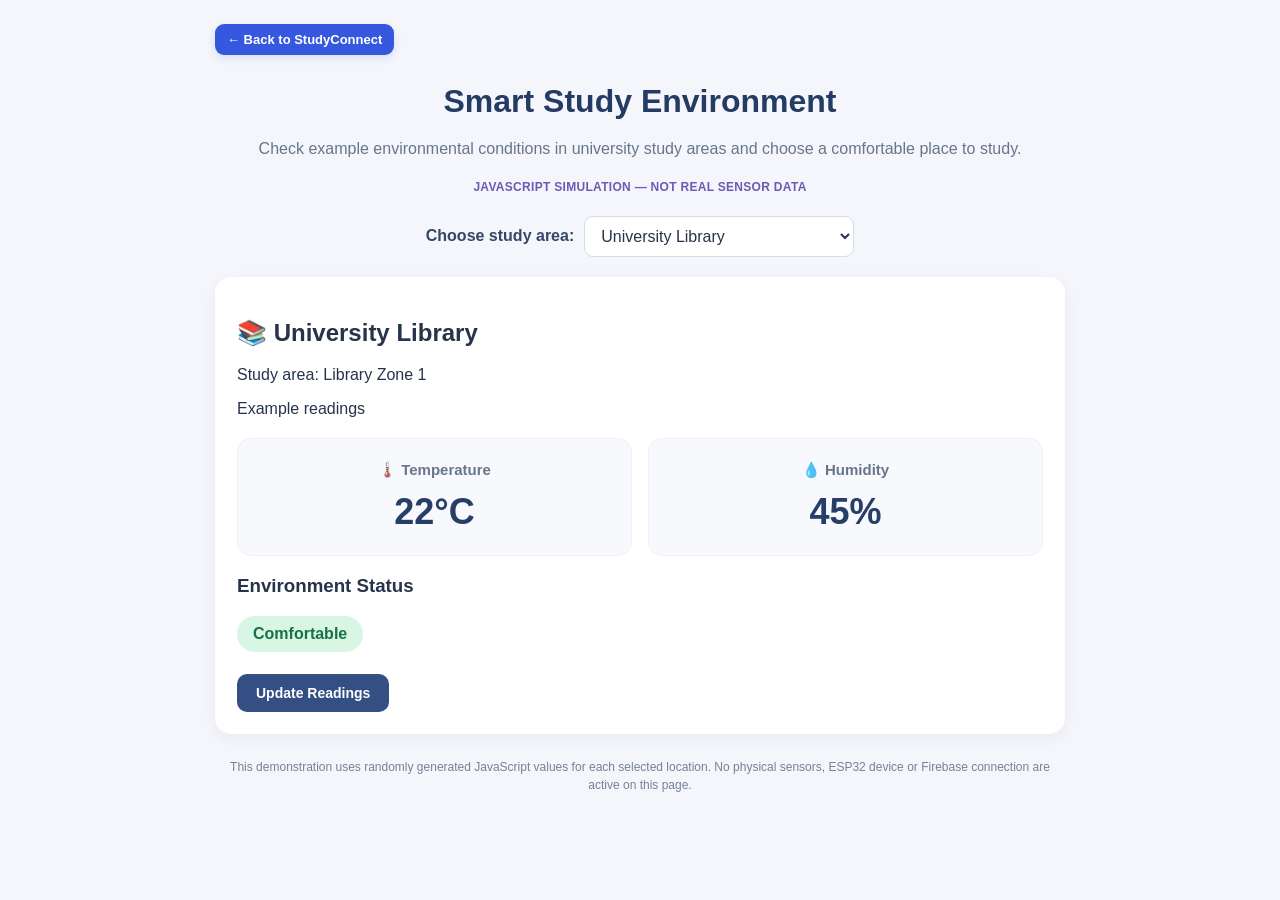
<file: smart-study.html>
<!DOCTYPE html>
<html lang="en">
<head>
  <meta charset="UTF-8">
  <meta name="viewport" content="width=device-width, initial-scale=1.0">
  <title>Smart Study Environment | StudyConnect</title>
  <style>
    * { box-sizing: border-box; }
    body { margin: 0; padding: 24px 16px 32px; font-family: Arial, sans-serif; background: #f4f6fb; color: #26334a; }
    .container { max-width: 850px; margin: auto; }
    .back-link { display: inline-flex; align-items: center; gap: 7px; padding: 8px 12px; border-radius: 9px; background: #3558df; color: #fff; text-decoration: none; font-weight: 600; font-size: 13px; box-shadow: 0 3px 9px #3558df25; }
    .back-link:hover { background: #2948c4; }
    h1 { text-align: center; color: #243b63; margin: 28px 0 8px; }
    .description { text-align: center; color: #68758a; line-height: 1.6; }
    .simulation { text-align: center; color: #6b5bb5; font-size: 12px; font-weight: bold; margin: 18px; letter-spacing: .3px; }
    .location { background: #fff; border-radius: 16px; padding: 22px; margin-top: 20px; box-shadow: 0 4px 15px #0000000d; }
    .location-picker { display: flex; align-items: center; justify-content: center; gap: 10px; flex-wrap: wrap; margin: 22px 0 8px; }
    .location-picker label { font-weight: 700; color: #344766; }
    select { min-width: min(100%, 270px); padding: 10px 12px; border: 1px solid #d5ddeb; border-radius: 9px; background: #fff; color: #26334a; font: inherit; }
    .cards { display: grid; grid-template-columns: repeat(2,minmax(0,1fr)); gap: 16px; margin-top: 20px; }
    .card { background: #f7f9fd; border: 1px solid #edf0f6; border-radius: 14px; padding: 22px; text-align: center; }
    .card h3 { margin: 0 0 12px; color: #68758a; font-size: 15px; }
    .value { font-size: 36px; font-weight: bold; color: #263e68; }
    .status { display: inline-block; padding: 9px 16px; border-radius: 20px; background: #d9f5e4; color: #167344; font-weight: bold; }
    .status.warning { background: #fff0d6; color: #8a5700; }
    button { margin-top: 22px; padding: 11px 19px; border: 0; border-radius: 10px; background: #344f83; color: #fff; font-size: 14px; font-weight: 700; cursor: pointer; }
    button:hover { background: #243b63; }
    .note { margin-top: 24px; font-size: 12px; color: #778195; text-align: center; line-height: 1.5; }
    @media(max-width:520px) { .cards { grid-template-columns: 1fr; } .location { padding: 17px; } .value { font-size: 32px; } }
    @media(prefers-reduced-motion:reduce) { *,*::before,*::after { scroll-behavior: auto !important; transition: none !important; } }
  </style>
</head>
<body>
  <div class="container">
    <a class="back-link" href="index.html" aria-label="Back to StudyConnect home">← Back to StudyConnect</a>
    <h1>Smart Study Environment</h1>
    <p class="description">Check example environmental conditions in university study areas and choose a comfortable place to study.</p>
    <div class="simulation">JAVASCRIPT SIMULATION — NOT REAL SENSOR DATA</div>

    <div class="location-picker">
      <label for="study-area">Choose study area:</label>
      <select id="study-area">
        <option value="library">University Library</option>
        <option value="coworking">Atameken / Coworking Zone</option>
        <option value="openspace">Open Space</option>
        <option value="cafeteria">Cafeteria</option>
        <option value="coffee">Coffee Shops</option>
      </select>
    </div>

    <section class="location" aria-labelledby="area-title">
      <h2 id="area-title">📚 University Library</h2>
      <p id="zone-name">Study area: Library Zone 1</p>
      <p id="updated" aria-live="polite">Example readings</p>
      <div class="cards">
        <div class="card"><h3>🌡️ Temperature</h3><div class="value" id="temperature">22°C</div></div>
        <div class="card"><h3>💧 Humidity</h3><div class="value" id="humidity">45%</div></div>
      </div>
      <h3>Environment Status</h3>
      <div class="status" id="status" role="status" aria-live="polite">Comfortable</div><br>
      <button type="button" id="update-button">Update Readings</button>
    </section>
    <p class="note">This demonstration uses randomly generated JavaScript values for each selected location. No physical sensors, ESP32 device or Firebase connection are active on this page.</p>
  </div>
  <script>
    const studyAreas = {
      library: { title: "📚 University Library", zone: "Library Zone 1" },
      coworking: { title: "💻 Atameken / Coworking Zone", zone: "Coworking Zone" },
      openspace: { title: "🪑 Open Space", zone: "Open Space Study Area" },
      cafeteria: { title: "☕ Cafeteria", zone: "Cafeteria Study Area" },
      coffee: { title: "☕ Coffee Shops", zone: "Coffee Shop Study Area" }
    };

    const areaSelect = document.getElementById("study-area");
    const areaTitle = document.getElementById("area-title");
    const zoneName = document.getElementById("zone-name");

    function showSelectedArea() {
      const area = studyAreas[areaSelect.value];
      areaTitle.textContent = area.title;
      zoneName.textContent = "Study area: " + area.zone;
      document.getElementById("updated").textContent = "Example readings";
      document.getElementById("temperature").textContent = "22°C";
      document.getElementById("humidity").textContent = "45%";
      const status = document.getElementById("status");
      status.textContent = "Comfortable";
      status.classList.remove("warning");
    }

    function updateReadings() {
      const temperature = Math.floor(Math.random() * 11) + 18;
      const humidity = Math.floor(Math.random() * 41) + 30;
      document.getElementById("temperature").textContent = temperature + "°C";
      document.getElementById("humidity").textContent = humidity + "%";
      const comfortable = temperature >= 20 && temperature <= 25 && humidity >= 30 && humidity <= 60;
      const status = document.getElementById("status");
      status.textContent = comfortable ? "Comfortable" : "Needs Attention";
      status.classList.toggle("warning", !comfortable);
      document.getElementById("updated").textContent = "Last updated: " + new Date().toLocaleTimeString();
    }

    areaSelect.addEventListener("change", showSelectedArea);
    document.getElementById("update-button").addEventListener("click", updateReadings);
  </script>
</body>
</html>
</file>
